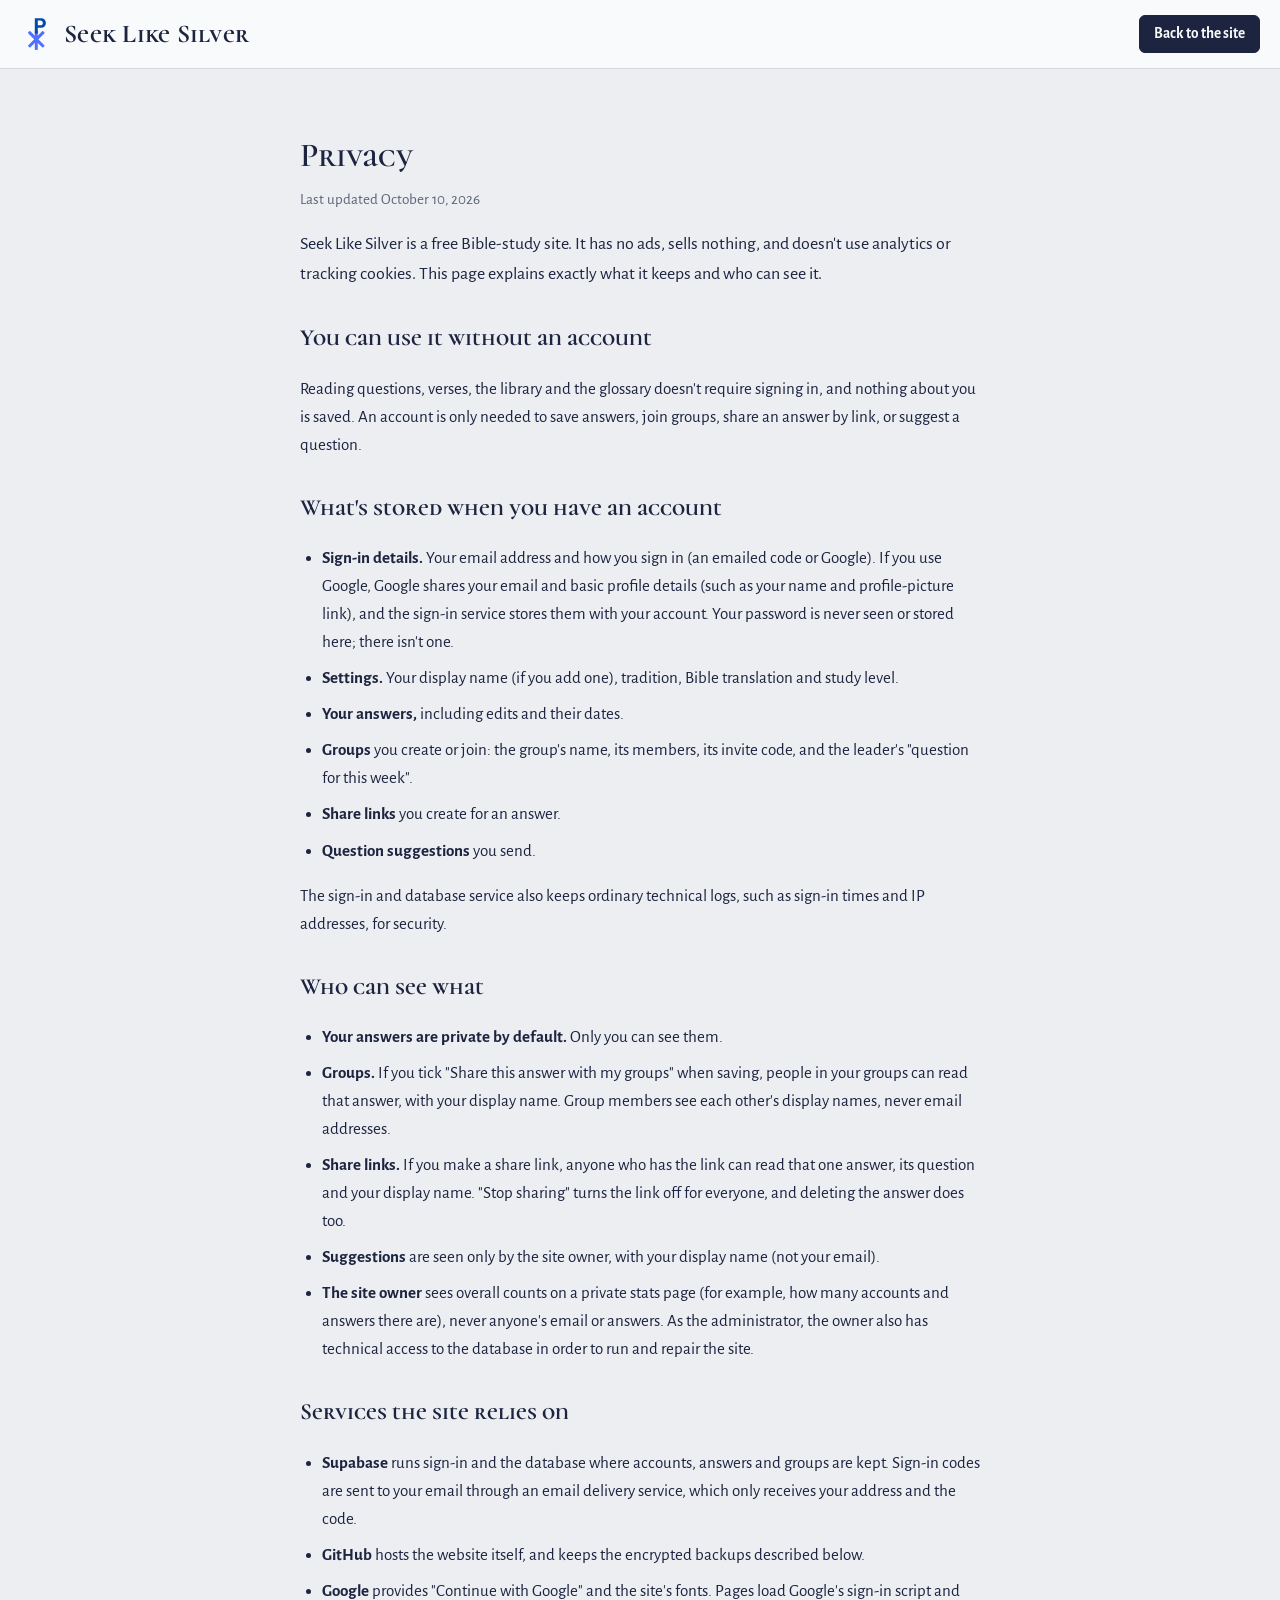
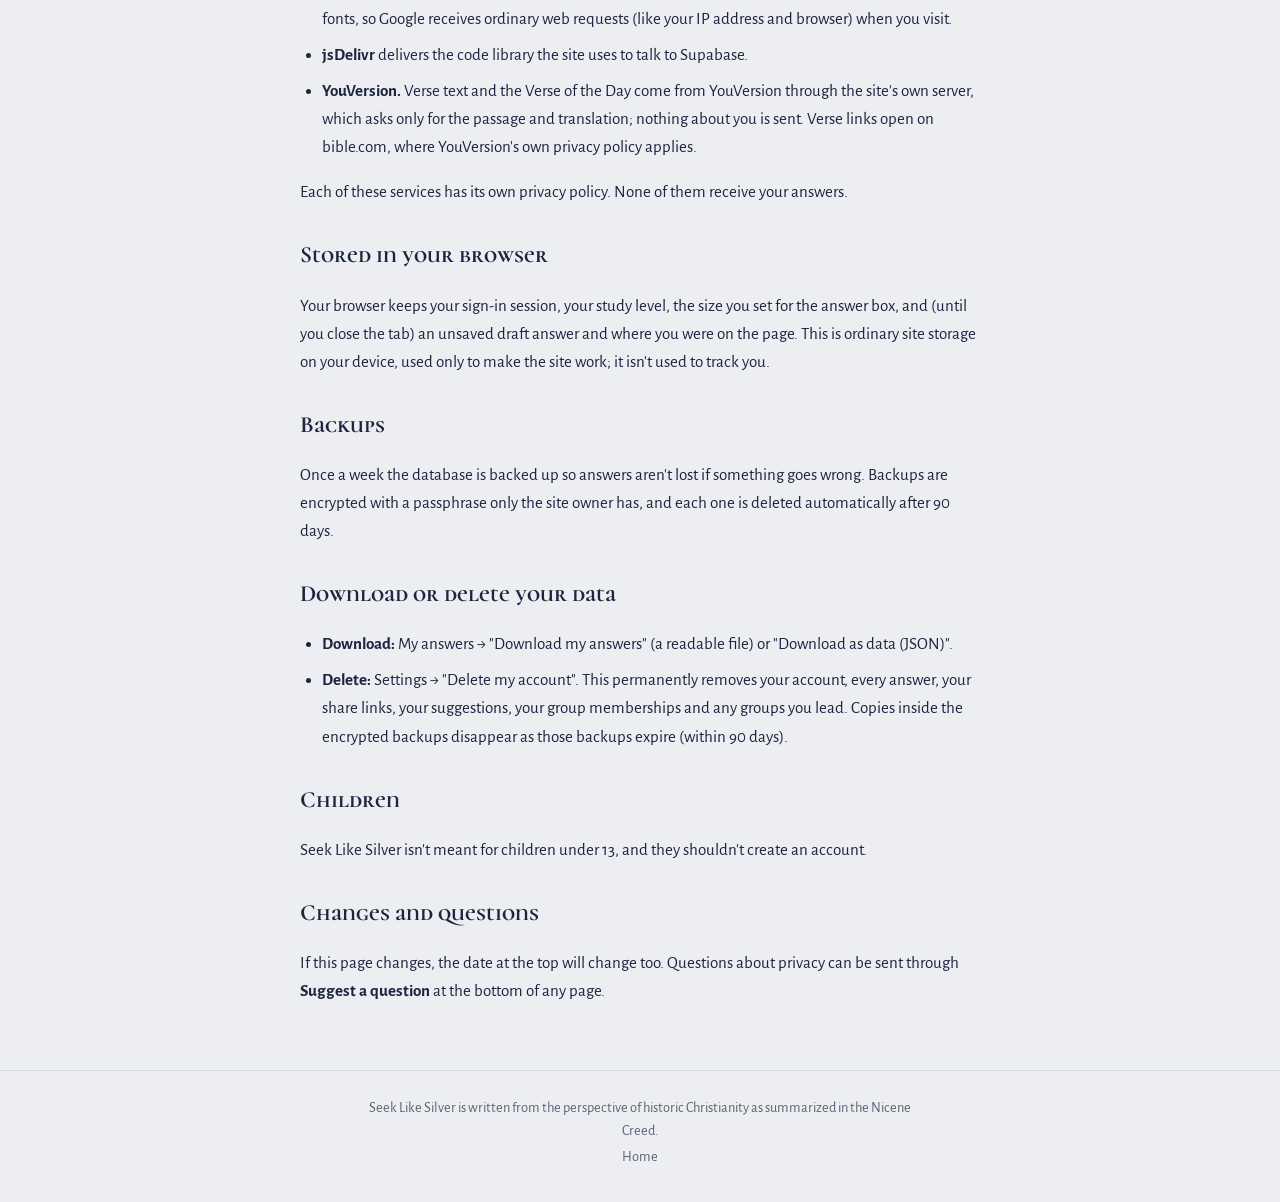
<file: privacy.html>
<!doctype html>
<html lang="en">
<head>
  <meta charset="utf-8">
  <meta name="viewport" content="width=device-width, initial-scale=1">
  <title>Privacy · Seek Like Silver</title>
  <meta name="description" content="What Seek Like Silver stores, who can see it, and how to download or delete it.">
  <link rel="icon" href="/logo.svg" type="image/svg+xml">
  <link rel="apple-touch-icon" href="/apple-touch-icon.png">
  <link rel="manifest" href="/site.webmanifest">
  <link rel="preconnect" href="https://fonts.googleapis.com">
  <link rel="preconnect" href="https://fonts.gstatic.com" crossorigin>
  <link href="https://fonts.googleapis.com/css2?family=Alegreya:ital,wght@0,400;0,500;0,600;1,400&family=Alegreya+Sans:wght@400;500;700&family=Cormorant+Unicase:wght@500;600;700&display=swap" rel="stylesheet">
  <link rel="stylesheet" href="styles.css">
</head>
<body class="doc-page">
  <header class="site-header">
    <a href="./" class="brand">
      <img class="brand-logo" src="logo.svg" alt="" width="34" height="34">
      <span>Seek Like Silver</span>
    </a>
    <nav class="nav" aria-label="Main">
      <a class="btn btn-small" href="./">Back to the site</a>
    </nav>
  </header>

  <main class="doc">
    <h1 class="section-title">Privacy</h1>
    <p class="doc-updated">Last updated October 10, 2026</p>

    <p class="doc-lead">Seek Like Silver is a free Bible-study site. It has no ads, sells nothing, and doesn't use analytics or tracking cookies. This page explains exactly what it keeps and who can see it.</p>

    <h2>You can use it without an account</h2>
    <p>Reading questions, verses, the library and the glossary doesn't require signing in, and nothing about you is saved. An account is only needed to save answers, join groups, share an answer by link, or suggest a question.</p>

    <h2>What's stored when you have an account</h2>
    <ul>
      <li><strong>Sign-in details.</strong> Your email address and how you sign in (an emailed code or Google). If you use Google, Google shares your email and basic profile details (such as your name and profile-picture link), and the sign-in service stores them with your account. Your password is never seen or stored here; there isn't one.</li>
      <li><strong>Settings.</strong> Your display name (if you add one), tradition, Bible translation and study level.</li>
      <li><strong>Your answers,</strong> including edits and their dates.</li>
      <li><strong>Groups</strong> you create or join: the group's name, its members, its invite code, and the leader's "question for this week".</li>
      <li><strong>Share links</strong> you create for an answer.</li>
      <li><strong>Question suggestions</strong> you send.</li>
    </ul>
    <p>The sign-in and database service also keeps ordinary technical logs, such as sign-in times and IP addresses, for security.</p>

    <h2>Who can see what</h2>
    <ul>
      <li><strong>Your answers are private by default.</strong> Only you can see them.</li>
      <li><strong>Groups.</strong> If you tick "Share this answer with my groups" when saving, people in your groups can read that answer, with your display name. Group members see each other's display names, never email addresses.</li>
      <li><strong>Share links.</strong> If you make a share link, anyone who has the link can read that one answer, its question and your display name. "Stop sharing" turns the link off for everyone, and deleting the answer does too.</li>
      <li><strong>Suggestions</strong> are seen only by the site owner, with your display name (not your email).</li>
      <li><strong>The site owner</strong> sees overall counts on a private stats page (for example, how many accounts and answers there are), never anyone's email or answers. As the administrator, the owner also has technical access to the database in order to run and repair the site.</li>
    </ul>

    <h2>Services the site relies on</h2>
    <ul>
      <li><strong>Supabase</strong> runs sign-in and the database where accounts, answers and groups are kept. Sign-in codes are sent to your email through an email delivery service, which only receives your address and the code.</li>
      <li><strong>GitHub</strong> hosts the website itself, and keeps the encrypted backups described below.</li>
      <li><strong>Google</strong> provides "Continue with Google" and the site's fonts. Pages load Google's sign-in script and fonts, so Google receives ordinary web requests (like your IP address and browser) when you visit.</li>
      <li><strong>jsDelivr</strong> delivers the code library the site uses to talk to Supabase.</li>
      <li><strong>YouVersion.</strong> Verse text and the Verse of the Day come from YouVersion through the site's own server, which asks only for the passage and translation; nothing about you is sent. Verse links open on bible.com, where YouVersion's own privacy policy applies.</li>
    </ul>
    <p>Each of these services has its own privacy policy. None of them receive your answers.</p>

    <h2>Stored in your browser</h2>
    <p>Your browser keeps your sign-in session, your study level, the size you set for the answer box, and (until you close the tab) an unsaved draft answer and where you were on the page. This is ordinary site storage on your device, used only to make the site work; it isn't used to track you.</p>

    <h2>Backups</h2>
    <p>Once a week the database is backed up so answers aren't lost if something goes wrong. Backups are encrypted with a passphrase only the site owner has, and each one is deleted automatically after 90 days.</p>

    <h2>Download or delete your data</h2>
    <ul>
      <li><strong>Download:</strong> My answers → "Download my answers" (a readable file) or "Download as data (JSON)".</li>
      <li><strong>Delete:</strong> Settings → "Delete my account". This permanently removes your account, every answer, your share links, your suggestions, your group memberships and any groups you lead. Copies inside the encrypted backups disappear as those backups expire (within 90 days).</li>
    </ul>

    <h2>Children</h2>
    <p>Seek Like Silver isn't meant for children under 13, and they shouldn't create an account.</p>

    <h2>Changes and questions</h2>
    <p>If this page changes, the date at the top will change too. Questions about privacy can be sent through <strong>Suggest a question</strong> at the bottom of any page.</p>
  </main>

  <footer class="site-footer">
    <p>Seek Like Silver is written from the perspective of historic Christianity as summarized in the Nicene Creed.</p>
    <p class="footer-links"><a href="./">Home</a></p>
  </footer>
</body>
</html>
</file>
<file: styles.css>
/* Seek Like Silver
   Palette: early-church pigments. Malachite, yellow ochre and porphyry mark the
   three levels; lapis ink on silver limestone carries everything else.
   Type: Cormorant Unicase (after the uncial hands of the oldest Bible codices)
   for the name and headings, Alegreya for reading, Alegreya Sans for interface. */

:root {
  --bg: #eceef1;          /* silver limestone */
  --surface: #f9fafb;
  --ink: #1c2440;         /* lapis */
  --muted: #5b6377;
  --line: #d4d8df;
  --silver: #9aa3b3;
  --wash: #e2e5ea;
  --button: #1c2440;
  --button-ink: #f9fafb;
  --success: #2f7d5b;
  --error: #9e2433;

  /* Levels: pigment (fills/borders), deep (text on light), tint (soft backgrounds) */
  --beginner: #2f8a63;     --beginner-deep: #1f6447;    --beginner-tint: #dcefe5;
  --moderate: #d9a521;     --moderate-deep: #7d5a00;    --moderate-tint: #f7ebc7;
  --philosopher: #9e2433;  --philosopher-deep: #841c2a; --philosopher-tint: #f3dadd;
  --lapis: #34528f;        --lapis-deep: #24396a;       --lapis-tint: #dfe5f2;

  --radius: 6px;
  --display: "Cormorant Unicase", "Cormorant Garamond", Georgia, serif;
  --serif: "Alegreya", Georgia, "Times New Roman", serif;
  --sans: "Alegreya Sans", "Segoe UI", system-ui, sans-serif;
}

@media (prefers-color-scheme: dark) {
  :root {
    --bg: #121726;          /* lapis at night */
    --surface: #1a2033;
    --ink: #e7eaf1;
    --muted: #a3aabb;
    --line: #2d3550;
    --silver: #b8c0cf;
    --wash: #222a40;
    --button: #d9dee8;
    --button-ink: #121726;
    --success: #6fcf9e;
    --error: #f08a95;
    --beginner: #4fb68a;     --beginner-deep: #7fd3ad;    --beginner-tint: #183428;
    --moderate: #e5b93e;     --moderate-deep: #f0cd6b;    --moderate-tint: #3a3018;
    --philosopher: #d0505f;  --philosopher-deep: #f0919c; --philosopher-tint: #3b1d24;
    --lapis: #6f8fd6;        --lapis-deep: #a9bdf0;       --lapis-tint: #1e2a48;
  }
}

* { box-sizing: border-box; }
html, body { margin: 0; }

body {
  background: var(--bg);
  color: var(--ink);
  font-family: var(--sans);
  font-size: 17px;
  line-height: 1.55;
  min-height: 100vh;
  display: flex;
  flex-direction: column;
  -webkit-font-smoothing: antialiased;
}

main {
  flex: 1;
  width: 100%;
  max-width: 780px;
  margin: 0 auto;
  padding: 28px 16px 56px;
}

[hidden] { display: none !important; }

:focus-visible { outline: 2px solid var(--silver); outline-offset: 2px; }

a { color: inherit; }

/* ───────── Header ───────── */
.site-header {
  display: flex;
  align-items: center;
  justify-content: space-between;
  flex-wrap: wrap;
  gap: 10px 16px;
  padding: 14px 20px;
  border-bottom: 1px solid var(--line);
  background: var(--surface);
}
.brand {
  display: flex;
  align-items: center;
  gap: 10px;
  font-family: var(--display);
  font-size: 1.6rem;
  font-weight: 700;
  letter-spacing: 0.01em;
  color: var(--ink);
  text-decoration: none;
}
.brand-logo { width: 34px; height: 34px; flex: none; }
.nav { display: flex; align-items: center; gap: 2px; flex-wrap: wrap; }
.nav-link {
  background: none;
  border: none;
  color: var(--muted);
  font: inherit;
  font-size: 1rem;
  font-weight: 500;
  padding: 6px 10px;
  border-radius: var(--radius);
  cursor: pointer;
}
.nav-link:hover { color: var(--ink); }
.nav-link.active { color: var(--ink); box-shadow: inset 0 -2px 0 var(--ink); border-radius: 0; }

/* ───────── Buttons ───────── */
.btn {
  background: var(--button);
  color: var(--button-ink);
  border: 1px solid var(--button);
  border-radius: var(--radius);
  padding: 10px 18px;
  font: inherit;
  font-weight: 700;
  cursor: pointer;
}
.btn:hover { filter: brightness(1.15); }
.btn:disabled { opacity: 0.5; cursor: not-allowed; filter: none; }
.btn-small { padding: 6px 14px; font-size: 0.95rem; }
.btn-ghost { background: transparent; color: var(--ink); border-color: var(--line); }
.btn-full { width: 100%; margin-top: 10px; }
.btn-provider { background: var(--surface); color: var(--ink); border-color: var(--line); }
.link-button {
  background: none;
  border: none;
  color: var(--muted);
  font: inherit;
  cursor: pointer;
  padding: 4px 0;
}
.link-button:hover { color: var(--ink); text-decoration: underline; }

/* ───────── Home ───────── */
.hero { padding: 12px 0 8px; max-width: 34em; }
.hero-verse {
  font-family: var(--serif);
  font-style: italic;
  font-size: 1.5rem;
  line-height: 1.45;
  margin: 0;
}
.hero-ref { color: var(--muted); font-size: 0.95rem; margin: 10px 0 0; }
.hero-ref a { color: inherit; text-decoration-color: var(--silver); text-underline-offset: 3px; }
.hero-ref a:hover { color: var(--ink); text-decoration-color: currentColor; }
.hero-note { color: var(--muted); font-size: 0.78rem; margin: 4px 0 0; }
.hero-note:empty, .votd-note:empty { display: none; }

.votd {
  max-width: 34em;
  margin: 22px 0 0;
  padding: 14px 18px;
  background: var(--surface);
  border: 1px solid var(--line);
  border-left: 3px solid var(--silver);
  border-radius: 0 var(--radius) var(--radius) 0;
}
.votd-title {
  font-family: var(--sans);
  font-size: 0.78rem;
  font-weight: 600;
  letter-spacing: 0.08em;
  text-transform: uppercase;
  color: var(--muted);
  margin: 0 0 6px;
}
.votd-text { font-family: var(--serif); font-size: 1.12rem; line-height: 1.5; margin: 0; }
.votd-ref { margin: 8px 0 0; font-size: 0.92rem; }
.votd-ref a { color: var(--ink); text-decoration-color: var(--silver); text-underline-offset: 3px; }
.votd-ref a:hover { text-decoration-color: currentColor; }
.votd-note { color: var(--muted); font-size: 0.78rem; margin: 4px 0 0; }
.votd-credit { font-weight: 500; letter-spacing: 0.04em; }
.ref-fallback { color: var(--muted); font-size: 0.85em; }
.hero-note, .votd-note { white-space: nowrap; overflow: hidden; text-overflow: ellipsis; cursor: pointer; }
.hero-note.expanded, .votd-note.expanded { white-space: normal; }

.section-title {
  font-family: var(--display);
  font-size: 2.1rem;
  font-weight: 600;
  line-height: 1.15;
  margin: 36px 0 16px;
}

.levels { display: grid; gap: 14px; grid-template-columns: 1fr; }
@media (min-width: 700px) { .levels { grid-template-columns: repeat(3, 1fr); } }

.level-card {
  --pigment: var(--silver);
  --pigment-deep: var(--ink);
  position: relative;
  text-align: left;
  background: var(--surface);
  border: 1px solid var(--line);
  border-radius: var(--radius);
  padding: 0 20px 20px;
  cursor: pointer;
  font: inherit;
  color: inherit;
  display: flex;
  flex-direction: column;
  gap: 6px;
  overflow: hidden;
}
.level-card:hover, .level-card:focus-visible { border-color: var(--pigment); }
.level-card:hover .tesserae { opacity: 1; }
.level-beginner { --pigment: var(--beginner); --pigment-deep: var(--beginner-deep); }
.level-moderate { --pigment: var(--moderate); --pigment-deep: var(--moderate-deep); }
.level-philosopher { --pigment: var(--philosopher); --pigment-deep: var(--philosopher-deep); }

/* A strip of mosaic tesserae: small set stones with grout lines between them. */
.tesserae {
  display: block;
  height: 22px;
  margin: 0 -20px 14px;
  background-color: var(--pigment);
  background-image:
    linear-gradient(90deg, var(--surface) 2px, transparent 2px),
    linear-gradient(0deg, var(--surface) 2px, transparent 2px),
    linear-gradient(90deg, rgba(255,255,255,0.14) 50%, transparent 50%);
  background-size: 13px 11px, 13px 11px, 26px 11px;
  background-position: 0 0, 0 0, 6px 0;
  opacity: 0.9;
  transition: opacity 0.2s;
}
.level-name {
  font-family: var(--display);
  font-size: 1.75rem;
  font-weight: 700;
  line-height: 1.1;
  color: var(--pigment-deep);
}
.level-desc { color: var(--muted); }

/* ───────── Question ───────── */
#view-question { --pigment: var(--silver); --pigment-deep: var(--ink); --pigment-tint: var(--wash); }
#view-question[data-level="beginner"] { --pigment: var(--beginner); --pigment-deep: var(--beginner-deep); --pigment-tint: var(--beginner-tint); }
#view-question[data-level="moderate"] { --pigment: var(--moderate); --pigment-deep: var(--moderate-deep); --pigment-tint: var(--moderate-tint); }
#view-question[data-level="philosopher"] { --pigment: var(--philosopher); --pigment-deep: var(--philosopher-deep); --pigment-tint: var(--philosopher-tint); }

.question-top { display: flex; justify-content: space-between; align-items: center; margin-bottom: 14px; }
.level-pill {
  background: var(--pigment-tint);
  color: var(--pigment-deep);
  border: 1px solid var(--pigment);
  border-radius: 999px;
  padding: 2px 14px;
  font-family: var(--display);
  font-size: 1.05rem;
  font-weight: 700;
}
.question-card, .answer-card {
  background: var(--surface);
  border: 1px solid var(--line);
  border-radius: var(--radius);
  padding: 24px;
  margin-bottom: 16px;
}
.question-card { border-top: 4px solid var(--pigment); }
.question-text {
  font-family: var(--serif);
  font-size: 1.55rem;
  font-weight: 500;
  line-height: 1.35;
  margin: 0 0 22px;
  max-width: 34em;
}
.helps { display: grid; gap: 18px; grid-template-columns: 1fr; }
@media (min-width: 640px) { .helps { grid-template-columns: 1fr 1fr; } }
@media (min-width: 640px) { .help-wide { grid-column: 1 / -1; } }
.help-hint { margin: -4px 0 6px; font-size: 0.82rem; color: var(--muted); }
.help-block h3, .tradition-block h3 {
  font-family: var(--display);
  font-size: 1.2rem;
  font-weight: 700;
  margin: 0 0 6px;
}
.verse-list, .reading-list { margin: 0; padding-left: 20px; }
.verse-list li, .reading-list li { margin: 3px 0; }
.verse-list li::marker { color: var(--pigment); }
.reading-list li::marker { color: var(--silver); }
.verse-list a { color: var(--ink); text-decoration-color: var(--pigment); text-underline-offset: 3px; }
.verse-toggle {
  background: none;
  border: none;
  padding: 0 2px;
  font: inherit;
  font-size: 0.85rem;
  color: var(--muted);
  cursor: pointer;
  text-decoration: underline dotted;
  text-underline-offset: 3px;
}
.verse-toggle:hover { color: var(--ink); }
.verse-preview {
  margin: 8px 0 12px;
  padding: 12px 14px;
  background: var(--pigment-tint, var(--wash));
  border-left: 3px solid var(--pigment, var(--silver));
  border-radius: 0 var(--radius) var(--radius) 0;
  max-height: 18em;
  overflow-y: auto;
}
.verse-preview p { margin: 0; }
.verse-preview-text { font-family: var(--serif); font-size: 1.02rem; line-height: 1.6; white-space: pre-line; }
.verse-preview-source { margin-top: 8px !important; font-size: 0.88rem; font-weight: 700; color: var(--pigment-deep, var(--muted)); }
.verse-preview-copyright { margin-top: 4px !important; font-size: 0.78rem; color: var(--muted); }
.verse-preview-status { font-size: 0.92rem; color: var(--muted); }
.reading-list a { color: var(--ink); text-decoration-color: var(--silver); text-underline-offset: 3px; }
.reading-list a:hover { text-decoration-color: currentColor; }
.book-note { font-size: 0.85rem; color: var(--muted); }
.reading-list .work { font-family: var(--serif); font-style: italic; }
.tradition-block { border-top: 1px solid var(--line); margin-top: 20px; padding-top: 16px; }
.tradition-block h3 .muted { font-family: var(--sans); font-size: 0.95rem; font-weight: 400; }

.answer-label { display: block; font-family: var(--display); font-size: 1.25rem; font-weight: 700; margin-bottom: 8px; }
textarea, input, select {
  width: 100%;
  font: inherit;
  color: var(--ink);
  background: var(--bg);
  border: 1px solid var(--line);
  border-radius: var(--radius);
  padding: 12px;
}
textarea {
  font-family: var(--serif);
  font-size: 1.05rem;
  line-height: 1.6;
  resize: vertical;
  min-height: 200px;
}
textarea:focus, input:focus, select:focus { outline: 2px solid var(--silver); outline-offset: 1px; }
#view-question textarea:focus { outline-color: var(--pigment); }

.answer-actions {
  display: flex;
  justify-content: flex-end;
  align-items: center;
  gap: 10px;
  flex-wrap: wrap;
  margin-top: 12px;
}
.answer-actions .status { flex: 1 1 100%; text-align: left; }
.answer-actions .status:empty { display: none; }
@media (max-width: 480px) {
  .answer-actions .btn { flex: 1 1 0; padding: 10px 8px; }
}

.status { font-size: 0.95rem; color: var(--muted); }
.status.ok { color: var(--success); }
.status.err { color: var(--error); }
.muted { color: var(--muted); }

/* ───────── My answers ───────── */
.answers-list { display: grid; gap: 12px; }
.saved-answer {
  background: var(--surface);
  border: 1px solid var(--line);
  border-left: 4px solid var(--silver);
  border-radius: var(--radius);
  padding: 18px 20px;
}
.saved-answer:has(.level-beginner) { border-left-color: var(--beginner); }
.saved-answer:has(.level-moderate) { border-left-color: var(--moderate); }
.saved-answer:has(.level-philosopher) { border-left-color: var(--philosopher); }
.saved-answer .meta { font-size: 0.9rem; font-weight: 700; color: var(--muted); }
.saved-answer .meta.level-beginner { color: var(--beginner-deep); }
.saved-answer .meta.level-moderate { color: var(--moderate-deep); }
.saved-answer .meta.level-philosopher { color: var(--philosopher-deep); }
.saved-answer h3 { font-family: var(--serif); font-size: 1.2rem; font-weight: 500; margin: 6px 0 8px; line-height: 1.35; }
.saved-answer .body { font-family: var(--serif); white-space: pre-wrap; margin: 0 0 10px; }
.saved-answer .row { display: flex; gap: 16px; }

/* ───────── Library ───────── */
.library-intro { color: var(--muted); max-width: 36em; margin: 0 0 8px; }
.library-heading { font-family: var(--display); font-size: 1.5rem; font-weight: 700; margin: 28px 0 10px; }
.library-list {
  list-style: none;
  margin: 0;
  padding: 0;
  background: var(--surface);
  border: 1px solid var(--line);
  border-radius: var(--radius);
}
.library-item {
  display: grid;
  grid-template-columns: 1fr auto;
  gap: 2px 16px;
  padding: 12px 18px;
  border-top: 1px solid var(--line);
}
.library-item:first-child { border-top: none; }
.library-work { font-family: var(--serif); font-style: italic; font-size: 1.05rem; grid-column: 1; }
.library-who { color: var(--muted); font-size: 0.95rem; grid-column: 1; }
.library-link {
  grid-column: 2;
  grid-row: 1 / span 2;
  align-self: center;
  font-size: 0.95rem;
  font-weight: 700;
  color: var(--ink);
  text-underline-offset: 3px;
  text-align: right;
}
.library-note { grid-column: 1 / -1; font-size: 0.85rem; color: var(--muted); }
@media (max-width: 560px) {
  .library-item { grid-template-columns: 1fr; }
  .library-link { grid-column: 1; grid-row: auto; text-align: left; margin-top: 4px; }
}

/* ───────── Settings ───────── */
.settings-form {
  display: grid;
  gap: 18px;
  background: var(--surface);
  border: 1px solid var(--line);
  border-radius: var(--radius);
  padding: 24px;
}
.settings-form label { display: grid; gap: 6px; font-weight: 700; }

.settings-panel {
  background: var(--surface);
  border: 1px solid var(--line);
  border-radius: var(--radius);
  padding: 24px;
  margin-top: 16px;
}
.panel-title { font-family: var(--display); font-size: 1.5rem; font-weight: 700; margin: 0 0 4px; }
.settings-panel > .muted { margin: 0 0 14px; max-width: 36em; }
.method-list { list-style: none; margin: 0; padding: 0; border-top: 1px solid var(--line); }
.method {
  display: flex;
  align-items: center;
  justify-content: space-between;
  gap: 12px;
  flex-wrap: wrap;
  padding: 12px 0;
  border-bottom: 1px solid var(--line);
}
.method-name { font-weight: 700; }
.method-detail { display: block; color: var(--muted); font-size: 0.92rem; overflow-wrap: anywhere; }
.method-state { font-size: 0.92rem; color: var(--success); font-weight: 700; }
.method-actions { display: flex; align-items: center; gap: 12px; }
.google-btn-inline { min-height: 40px; display: flex; align-items: center; }
.merge-offer {
  margin-top: 12px;
  padding: 14px 16px;
  background: var(--moderate-tint);
  border-left: 3px solid var(--moderate);
  border-radius: 0 var(--radius) var(--radius) 0;
}
.merge-offer p { margin: 0 0 10px; }
.merge-offer .link-button { margin-left: 12px; }
.method-note { color: var(--muted); font-size: 0.92rem; margin: 12px 0 0; }
.mfa-steps { margin: 4px 0 8px; padding-left: 22px; }
.mfa-steps li { margin: 6px 0; }
.mfa-qr { display: block; margin: 10px 0 6px; background: #fff; padding: 8px; border-radius: var(--radius); border: 1px solid var(--line); }
.mfa-secret-line { display: block; font-size: 0.9rem; color: var(--muted); }
.mfa-secret-line code { font-size: 0.85rem; color: var(--ink); overflow-wrap: anywhere; }

/* ───────── Sign-in dialog ───────── */
.dialog {
  border: 1px solid var(--line);
  border-radius: var(--radius);
  background: var(--surface);
  color: var(--ink);
  padding: 20px 24px 26px;
  width: min(420px, calc(100vw - 32px));
}
.dialog::backdrop { background: rgba(12, 16, 30, 0.55); }
.dialog h2 { font-family: var(--display); font-size: 2rem; font-weight: 700; margin: 0; }
.dialog-close-row { display: flex; justify-content: flex-end; margin: -8px -6px 0 0; }
.divider { display: flex; align-items: center; gap: 10px; color: var(--muted); font-size: 0.9rem; margin: 18px 0 4px; }
.divider::before, .divider::after { content: ""; flex: 1; border-top: 1px solid var(--line); }
.email-form { display: grid; gap: 4px; margin-top: 8px; }

.google-btn { display: flex; justify-content: center; margin-top: 14px; min-height: 44px; }

.otp { display: flex; gap: 8px; justify-content: center; margin: 12px 0 4px; }
.otp-box {
  width: 44px;
  height: 54px;
  padding: 0;
  text-align: center;
  font-family: var(--sans);
  font-size: 1.5rem;
  font-weight: 700;
  font-variant-numeric: tabular-nums;
}
.otp-box:disabled { opacity: 0.6; }
@media (max-width: 380px) { .otp { gap: 5px; } .otp-box { width: 38px; height: 48px; } }

/* ───────── Footer ───────── */
.site-footer {
  color: var(--muted);
  font-size: 0.9rem;
  padding: 22px 16px 30px;
  border-top: 1px solid var(--line);
  text-align: center;
}
.site-footer p { margin: 4px auto; max-width: 40em; }

@media (prefers-reduced-motion: reduce) {
  * { transition: none !important; }
}

/* ───────── Browse ───────── */
.browse { margin-top: 8px; }
.browse-title { font-size: 1.6rem; margin-top: 40px; }
.chips { display: grid; gap: 12px; grid-template-columns: repeat(2, 1fr); margin: 0 0 18px; }
@media (min-width: 640px) { .chips { grid-template-columns: repeat(3, 1fr); } }
.topic-card {
  --pigment: var(--lapis);
  --pigment-deep: var(--lapis-deep);
  position: relative;
  text-align: left;
  background: var(--surface);
  border: 1px solid var(--line);
  border-radius: var(--radius);
  padding: 0 16px 14px;
  cursor: pointer;
  font: inherit;
  color: inherit;
  display: flex;
  flex-direction: column;
  gap: 4px;
  overflow: hidden;
}
/* Each topic has its own mosaic color (evenly spaced around the color wheel). */
.topic-god { --pigment: hsl(225 52% 42%); --pigment-deep: hsl(225 55% 28%); }
.topic-christ { --pigment: hsl(335 52% 42%); --pigment-deep: hsl(335 55% 28%); }
.topic-spirit { --pigment: hsl(28 52% 42%); --pigment-deep: hsl(28 55% 28%); }
.topic-creation { --pigment: hsl(85 52% 42%); --pigment-deep: hsl(85 55% 28%); }
.topic-sin { --pigment: hsl(0 52% 42%); --pigment-deep: hsl(0 55% 28%); }
.topic-salvation { --pigment: hsl(290 52% 42%); --pigment-deep: hsl(290 55% 28%); }
.topic-covenant { --pigment: hsl(50 52% 42%); --pigment-deep: hsl(50 55% 28%); }
.topic-scripture { --pigment: hsl(258 52% 42%); --pigment-deep: hsl(258 55% 28%); }
.topic-church { --pigment: hsl(170 52% 42%); --pigment-deep: hsl(170 55% 28%); }
.topic-life { --pigment: hsl(200 52% 42%); --pigment-deep: hsl(200 55% 28%); }
.topic-hope { --pigment: hsl(130 52% 42%); --pigment-deep: hsl(130 55% 28%); }
@media (prefers-color-scheme: dark) {
  .topic-god { --pigment: hsl(225 55% 62%); --pigment-deep: hsl(225 70% 80%); }
  .topic-christ { --pigment: hsl(335 55% 62%); --pigment-deep: hsl(335 70% 80%); }
  .topic-spirit { --pigment: hsl(28 55% 62%); --pigment-deep: hsl(28 70% 80%); }
  .topic-creation { --pigment: hsl(85 55% 62%); --pigment-deep: hsl(85 70% 80%); }
  .topic-sin { --pigment: hsl(0 55% 62%); --pigment-deep: hsl(0 70% 80%); }
  .topic-salvation { --pigment: hsl(290 55% 62%); --pigment-deep: hsl(290 70% 80%); }
  .topic-covenant { --pigment: hsl(50 55% 62%); --pigment-deep: hsl(50 70% 80%); }
  .topic-scripture { --pigment: hsl(258 55% 62%); --pigment-deep: hsl(258 70% 80%); }
  .topic-church { --pigment: hsl(170 55% 62%); --pigment-deep: hsl(170 70% 80%); }
  .topic-life { --pigment: hsl(200 55% 62%); --pigment-deep: hsl(200 70% 80%); }
  .topic-hope { --pigment: hsl(130 55% 62%); --pigment-deep: hsl(130 70% 80%); }
}
.topic-card .tesserae { height: 14px; margin: 0 -16px 10px; }
.topic-card:hover, .topic-card:focus-visible { border-color: var(--pigment); }
.topic-card:hover .tesserae { opacity: 1; }
.topic-name { font-family: var(--display); font-size: 1.3rem; font-weight: 700; line-height: 1.1; color: var(--pigment-deep); }
.topic-desc { color: var(--muted); font-size: 0.92rem; line-height: 1.4; }
.topic-count { margin-top: auto; padding-top: 4px; font-size: 0.8rem; font-weight: 700; letter-spacing: 0.04em; text-transform: uppercase; color: var(--muted); }
.topic-pill {
  color: var(--pigment-deep); border: 1px solid var(--pigment); border-radius: 999px;
  padding: 2px 12px; font-size: 0.9rem; font-weight: 500; white-space: nowrap;
}
@media (max-width: 420px) {
  .topic-card { padding: 0 12px 12px; }
  .topic-card .tesserae { margin: 0 -12px 8px; }
  .topic-name { font-size: 1.12rem; }
  .topic-desc { font-size: 0.85rem; }
}
/* ───────── Question extras ───────── */
.question-tools { display: flex; align-items: center; gap: 14px; flex-wrap: wrap; justify-content: flex-end; }
.question-top { gap: 10px; flex-wrap: wrap; }
.fathers-block { border-top: 1px solid var(--line); margin-top: 20px; padding-top: 16px; }
.fathers-block h3 { font-family: var(--display); font-size: 1.2rem; font-weight: 700; margin: 0 0 6px; }
.fathers-list li { margin: 6px 0; }
.fathers-list a { color: var(--ink); text-decoration-color: var(--silver); text-underline-offset: 3px; }
.fathers-list a:hover { text-decoration-color: currentColor; }
.father-about { display: block; font-size: 0.88rem; color: var(--muted); }
.fathers-list { list-style: none; margin: 0; padding: 0; }
.fathers-list li.father { margin: 0; padding: 14px 0; border-top: 1px dashed var(--line); }
.fathers-list li.father:first-child { border-top: none; padding-top: 6px; }
.father-head { margin: 0 0 2px; }
.father-who { font-weight: 700; }
.fathers-list .work { font-family: var(--serif); font-style: italic; }
.father-summary { margin: 0 0 8px; color: var(--muted); font-size: 0.95rem; }
.father-quote {
  margin: 0 0 8px; padding: 6px 0 6px 16px;
  border-left: 3px solid var(--pigment, var(--silver));
  font-family: var(--serif); font-size: 1.04rem; line-height: 1.6; color: var(--ink);
}
.fathers-list a.father-source { font-size: 0.88rem; color: var(--muted); text-decoration: none; background: none; }
.fathers-list a.father-source:hover, .fathers-list a.father-source:focus-visible { color: var(--ink); }
.father-source .icon { transition: transform 0.2s cubic-bezier(.2,.8,.2,1); }
.father-source:hover .icon { transform: translateX(3px); }
@media print { .father-source { display: none; } .father-quote { break-inside: avoid; } }
.print-notes { display: none; }

.term {
  font: inherit; color: inherit; background: none; border: 0; padding: 0; margin: 0; cursor: help;
  text-decoration: underline dotted; text-decoration-color: var(--pigment, var(--silver));
  text-decoration-thickness: 2px; text-underline-offset: 4px;
}
.term-glue { white-space: nowrap; }
.term[aria-expanded="true"] { background: var(--pigment-tint, var(--wash)); border-radius: 3px; }
.term-pop {
  position: absolute; z-index: 50;
  background: var(--surface); color: var(--ink);
  border: 1px solid var(--line); border-radius: var(--radius);
  box-shadow: 0 8px 24px rgba(10, 14, 30, 0.18);
  padding: 10px 12px; font-size: 0.95rem; line-height: 1.45;
}
.term-pop strong { display: block; font-family: var(--display); font-size: 1.05rem; margin-bottom: 2px; }

.my-answers { margin-bottom: 18px; }
.answer-history { list-style: none; margin: 0; padding: 0; display: grid; gap: 10px; }
.answer-history > li { border-left: 3px solid var(--line); padding-left: 12px; }
.answer-history > li.editing { border-left-color: var(--pigment); }
.answer-entry-head { display: flex; flex-wrap: wrap; align-items: center; gap: 4px 12px; font-size: 0.9rem; color: var(--muted); }
.answer-entry .body { margin: 4px 0 0; white-space: pre-wrap; overflow-wrap: anywhere; }
.answer-entry + .answer-entry { margin-top: 12px; padding-top: 12px; border-top: 1px dashed var(--line); }
.shared-tag { font-size: 0.78rem; font-weight: 700; color: var(--success); }
.share-check { display: flex; align-items: center; gap: 8px; margin-top: 10px; font-size: 0.95rem; cursor: pointer; }
.share-check input { width: 18px; height: 18px; accent-color: var(--pigment, var(--ink)); }
.group-answers { margin-top: 16px; }
.group-answers .answers-list { margin-top: 10px; }

/* ───────── Export, delete ───────── */
.export-row { display: flex; flex-wrap: wrap; align-items: center; gap: 10px 16px; margin: 8px 0 14px; }
.danger-title { font-family: var(--display); font-size: 1.2rem; font-weight: 700; margin: 22px 0 4px; color: var(--error); }
.delete-confirm { display: grid; gap: 4px; max-width: 18em; margin-top: 8px; font-size: 0.95rem; }
.delete-confirm input {
  font: inherit; color: var(--ink); background: var(--surface);
  border: 1px solid var(--line); border-radius: var(--radius); padding: 8px 10px;
}
.btn-danger { background: var(--error); border-color: var(--error); color: #fff; }
.btn-danger:disabled { opacity: 0.45; cursor: not-allowed; }

/* ───────── Groups ───────── */
.notice { background: var(--wash); border-radius: var(--radius); padding: 10px 12px; margin: 0 0 12px; }
.groups-forms { display: grid; gap: 14px; grid-template-columns: 1fr; margin: 12px 0 6px; }
@media (min-width: 640px) { .groups-forms { grid-template-columns: 1fr 1fr; } }
.inline-form { display: flex; gap: 8px; align-items: end; }
.inline-form label { flex: 1; display: grid; gap: 4px; font-size: 0.95rem; color: var(--muted); }
.inline-form input {
  font: inherit; color: var(--ink); background: var(--surface);
  border: 1px solid var(--line); border-radius: var(--radius); padding: 8px 10px; width: 100%;
}
.groups-list { display: grid; gap: 14px; margin-top: 12px; }
.group-card { background: var(--surface); border: 1px solid var(--line); border-radius: var(--radius); padding: 16px 18px; }
.group-invite { margin: 4px 0 10px; }
.group-invite code { font-size: 1.05rem; letter-spacing: 0.08em; background: var(--wash); padding: 2px 6px; border-radius: 4px; }
.group-sub { font-size: 0.85rem; text-transform: uppercase; letter-spacing: 0.06em; color: var(--muted); margin: 8px 0 4px; }
.member-list { margin: 0 0 12px; padding-left: 20px; }
.group-feed { display: grid; gap: 12px; margin-top: 10px; }
.feed-item { border-top: 1px solid var(--line); padding-top: 10px; }
.feed-question { font-family: var(--serif); text-align: left; font-size: 1rem; color: var(--ink); }
.group-top { display: flex; align-items: flex-start; justify-content: space-between; gap: 12px; }
.group-top .panel-title { margin-bottom: 4px; }
.group-actions { display: flex; flex-wrap: wrap; gap: 2px; justify-content: flex-end; margin-top: -4px; }

/* ───────── Glossary ───────── */
.glossary-list { margin: 8px 0 0; display: grid; gap: 2px 0; }
.glossary-list dt { font-weight: 700; margin-top: 10px; }
.glossary-list dd { margin: 0; color: var(--muted); max-width: 40em; }

/* ───────── Printing a question for a group ───────── */
@media print {
  :root { --bg: #fff; --surface: #fff; --ink: #000; --muted: #333; --line: #999; }
  body { background: #fff; font-size: 12pt; }
  .site-header, .site-footer, .question-top .link-button, .answer-card, .verse-toggle, .verse-preview,
  .print-hide, .term-pop, dialog { display: none !important; }
  main { max-width: none; padding: 0; }
  .view:not(#view-question) { display: none !important; }
  .question-card { border: 0; box-shadow: none; padding: 0; }
  .question-top { margin-bottom: 6px; }
  .term { text-decoration: none; }
  a { color: #000; text-decoration: none; }
  .helps { grid-template-columns: 1fr 1fr; }
  .help-wide { grid-column: 1 / -1; }
  .print-notes { display: block; margin-top: 18px; }
  .print-notes h3 { font-family: var(--display); margin: 0 0 6px; }
  .print-lines { height: 3.2in; background: repeating-linear-gradient(to bottom, transparent 0, transparent 0.32in, #bbb 0.32in, #bbb calc(0.32in + 1px)); }
  .fathers-block, .tradition-block { break-inside: avoid; }
}

/* ───────── Answer editor (formatting) ───────── */
.rt-wrap { border: 1px solid var(--line); border-radius: var(--radius); background: var(--bg); }
.rt-wrap:focus-within { border-color: var(--pigment, var(--silver)); box-shadow: 0 0 0 1px var(--pigment, var(--silver)); }
.rt-toolbar {
  display: flex; flex-wrap: wrap; align-items: center; gap: 2px;
  padding: 6px; border-bottom: 1px solid var(--line); background: var(--surface);
  border-radius: var(--radius) var(--radius) 0 0;
}
.rt-btn {
  font: inherit; font-size: 1rem; line-height: 1; color: var(--ink);
  min-width: 34px; height: 34px; padding: 0 8px; border: 1px solid transparent; border-radius: 6px;
  background: transparent; cursor: pointer; display: inline-flex; align-items: center; justify-content: center; gap: 3px;
}
.rt-btn:hover { background: var(--wash); }
.rt-btn[aria-pressed="true"] { background: var(--pigment-tint, var(--wash)); border-color: var(--pigment, var(--silver)); color: var(--pigment-deep, var(--ink)); }
.rt-btn b, .rt-btn i, .rt-btn u, .rt-btn s { font-family: var(--serif); font-size: 1.05rem; }
.rt-a { font-weight: 700; text-decoration: underline; text-decoration-color: #b42318; text-decoration-thickness: 3px; text-underline-offset: 2px; }
.rt-hl { background: #fff3a3; color: #1c2440; padding: 0 3px; border-radius: 2px; font-weight: 700; }
.rt-caret { font-size: 0.7rem; color: var(--muted); }
.rt-x { font-size: 0.75rem; color: var(--error); margin-left: -1px; }
.rt-sep { width: 1px; height: 22px; background: var(--line); margin: 0 4px; }
.rt-group { position: relative; }
.rt-menu {
  position: absolute; top: calc(100% + 4px); left: 0; z-index: 20;
  display: flex; gap: 6px; padding: 8px; background: var(--surface);
  border: 1px solid var(--line); border-radius: var(--radius); box-shadow: 0 8px 24px rgba(10, 14, 30, 0.18);
}
.rt-swatch {
  width: 28px; height: 28px; border-radius: 50%; border: 2px solid var(--surface);
  box-shadow: 0 0 0 1px var(--line); cursor: pointer; padding: 0; font: inherit; font-weight: 700; color: var(--ink);
}
.rt-swatch:hover, .rt-swatch:focus-visible { box-shadow: 0 0 0 2px var(--ink); }
.rt-swatch.rt-none { background: var(--surface); }
.rt-swatch.c-red { background: #b42318; } .rt-swatch.c-blue { background: #2453a6; } .rt-swatch.c-green { background: #1f7a4d; }
.rt-swatch.c-gold { background: #8a5a00; } .rt-swatch.c-purple { background: #6b3fa0; }
.rt-swatch.hl-yellow { background: #fff3a3; } .rt-swatch.hl-green { background: #d4f5dc; }
.rt-swatch.hl-blue { background: #d6e6ff; } .rt-swatch.hl-pink { background: #ffd9e8; }

.answer-editor {
  height: 240px; min-height: 140px; overflow-y: auto; padding: 12px 14px;
  font-family: var(--serif); font-size: 1.05rem; line-height: 1.6; color: var(--ink);
  outline: none; overflow-wrap: anywhere;
}
.answer-editor.is-empty::before { content: attr(data-placeholder); color: var(--muted); pointer-events: none; }
.rt-grip {
  display: flex; justify-content: center; align-items: center; gap: 4px;
  height: 18px; cursor: ns-resize; touch-action: none; user-select: none;
  border-top: 1px solid var(--line); background: var(--surface); border-radius: 0 0 var(--radius) var(--radius);
}
.rt-grip span { width: 5px; height: 5px; border-radius: 50%; background: var(--silver); }
.rt-grip:hover span, .rt-grip.dragging span, .rt-grip:focus-visible span { background: var(--ink); }

/* Formatting inside answers (editor and saved answers) */
.answer-editor blockquote, .body blockquote { margin: 6px 0; padding: 2px 12px; border-left: 3px solid var(--silver); color: var(--muted); font-style: italic; }
.answer-editor ul, .answer-editor ol, .body ul, .body ol { margin: 4px 0; padding-left: 24px; }
.answer-editor p, .body p { margin: 0 0 6px; }
.body.rich { white-space: normal; }
.c-red { color: #b42318; } .c-blue { color: #2453a6; } .c-green { color: #1f7a4d; } .c-gold { color: #8a5a00; } .c-purple { color: #6b3fa0; }
.hl-yellow { background: #fff3a3; } .hl-green { background: #d4f5dc; } .hl-blue { background: #d6e6ff; } .hl-pink { background: #ffd9e8; }
.hl-yellow, .hl-green, .hl-blue, .hl-pink { color: #1c2440; border-radius: 2px; padding: 0 1px; }
@media (prefers-color-scheme: dark) {
  .c-red { color: #f08a95; } .c-blue { color: #8fb1f2; } .c-green { color: #72d3a0; } .c-gold { color: #e8c169; } .c-purple { color: #c6a6ee; }
  .hl-yellow { background: #e9d46a; } .hl-green { background: #9fdcb2; } .hl-blue { background: #a9c7f5; } .hl-pink { background: #f2b3cc; }
  .hl-yellow, .hl-green, .hl-blue, .hl-pink { color: #121726; }
}
@media (prefers-color-scheme: dark) {
  /* While typing, the browser writes the light-mode colors inline; show them readably. */
  .answer-editor font[color="#b42318"] { color: #f08a95; } .answer-editor font[color="#2453a6"] { color: #8fb1f2; }
  .answer-editor font[color="#1f7a4d"] { color: #72d3a0; } .answer-editor font[color="#8a5a00"] { color: #e8c169; }
  .answer-editor font[color="#6b3fa0"] { color: #c6a6ee; }
  .answer-editor span[style*="background-color"] { color: #121726; }
}

/* ───────── Site stats ───────── */
.stat-tiles { display: grid; gap: 12px; grid-template-columns: repeat(2, 1fr); margin: 12px 0 18px; }
@media (min-width: 700px) { .stat-tiles { grid-template-columns: repeat(3, 1fr); } }
.stat-tile { background: var(--surface); border: 1px solid var(--line); border-radius: var(--radius); padding: 14px 16px; display: flex; flex-direction: column; gap: 2px; }
.stat-label { font-size: 0.8rem; font-weight: 700; letter-spacing: 0.06em; text-transform: uppercase; color: var(--muted); }
.stat-value { font-family: var(--display); font-size: 2.3rem; font-weight: 700; line-height: 1.1; font-variant-numeric: tabular-nums; }
.stat-sub { font-size: 0.85rem; color: var(--muted); }
.stat-panel { background: var(--surface); border: 1px solid var(--line); border-radius: var(--radius); padding: 16px 18px; margin-bottom: 14px; }
.stat-two { display: grid; gap: 14px; grid-template-columns: 1fr; }
@media (min-width: 700px) { .stat-two { grid-template-columns: 1fr 1fr; } .stat-two .stat-panel { margin-bottom: 0; } }
.week-chart { position: relative; margin-top: 8px; }
.week-chart svg { width: 100%; height: auto; display: block; }
.week-chart .grid { stroke: var(--line); stroke-width: 1; }
.week-chart .axis { fill: var(--muted); font-size: 11px; font-family: var(--sans); }
.week-chart .bar { fill: var(--lapis); }
.week-chart .hit { fill: transparent; cursor: default; outline: none; }
.week-chart .hit.on { fill: var(--wash); fill-opacity: 0.5; }
.chart-tip {
  position: absolute; top: 0; width: 170px; text-align: center; pointer-events: none;
  background: var(--ink); color: var(--bg); font-size: 0.85rem; border-radius: 6px; padding: 5px 8px;
}
.stat-table { margin-top: 10px; font-size: 0.92rem; }
.stat-table summary { cursor: pointer; color: var(--muted); }
.stat-table table { border-collapse: collapse; margin-top: 8px; }
.stat-table th, .stat-table td { text-align: left; padding: 3px 18px 3px 0; border-bottom: 1px solid var(--line); font-variant-numeric: tabular-nums; }
.level-bars { display: grid; gap: 10px; margin-top: 8px; }
.level-bar-row { display: grid; grid-template-columns: 6.5em 1fr 3em; align-items: center; gap: 10px; }
.level-bar-label { font-size: 0.95rem; }
.level-bar-track { height: 12px; background: var(--wash); border-radius: 0 4px 4px 0; overflow: hidden; }
.level-bar-fill { display: block; height: 100%; background: var(--pigment); border-radius: 0 4px 4px 0; }
.level-bar-row.level-beginner { --pigment: var(--beginner); }
.level-bar-row.level-moderate { --pigment: var(--moderate); }
.level-bar-row.level-philosopher { --pigment: var(--philosopher); }
.level-bar-value { text-align: right; font-variant-numeric: tabular-nums; }
.top-questions { margin: 8px 0 0; padding-left: 20px; display: grid; gap: 8px; }
.top-questions .feed-question { display: block; text-align: left; }
.top-questions li::marker { font-family: var(--serif); }
@media (max-width: 560px) { .week-chart .axis { font-size: 16px; } }

/* ───────── Study level ───────── */
.visually-hidden { position: absolute; width: 1px; height: 1px; overflow: hidden; clip: rect(0 0 0 0); white-space: nowrap; }
.field-hint { font-weight: 400; font-size: 0.88rem; color: var(--muted); }
.home-level-note { margin: -8px 0 12px; font-size: 0.95rem; }
.levels.single { grid-template-columns: 1fr; max-width: 420px; }
select.level-pill {
  appearance: none; -webkit-appearance: none; cursor: pointer;
  padding: 2px 30px 2px 14px; line-height: 1.5;
  background-image: linear-gradient(45deg, transparent 50%, currentColor 50%), linear-gradient(135deg, currentColor 50%, transparent 50%);
  background-position: calc(100% - 15px) 55%, calc(100% - 10px) 55%;
  background-size: 5px 5px, 5px 5px;
  background-repeat: no-repeat;
  background-color: var(--pigment-tint);
}
select.level-pill:focus-visible { outline: 2px solid var(--pigment); outline-offset: 2px; }
.level-dialog h2 { margin-bottom: 4px; }
.level-choices { display: grid; gap: 10px; margin: 14px 0 10px; }
.level-choice {
  --pigment: var(--silver); --pigment-deep: var(--ink);
  font: inherit; color: var(--ink); text-align: left; cursor: pointer;
  display: flex; justify-content: space-between; align-items: baseline; gap: 12px;
  background: var(--surface); border: 1px solid var(--line); border-left: 6px solid var(--pigment);
  border-radius: 0 var(--radius) var(--radius) 0; padding: 12px 14px;
}
.level-choice:hover:not(:disabled), .level-choice:focus-visible { border-color: var(--pigment); background: var(--pigment-tint); }
.level-choice:disabled { opacity: 0.5; cursor: not-allowed; }
.level-choice.level-beginner { --pigment: var(--beginner); --pigment-deep: var(--beginner-deep); --pigment-tint: var(--beginner-tint); }
.level-choice.level-moderate { --pigment: var(--moderate); --pigment-deep: var(--moderate-deep); --pigment-tint: var(--moderate-tint); }
.level-choice.level-philosopher { --pigment: var(--philosopher); --pigment-deep: var(--philosopher-deep); --pigment-tint: var(--philosopher-tint); }
.level-choice-name { font-family: var(--display); font-size: 1.4rem; font-weight: 700; color: var(--pigment-deep); }
.level-choice-count { font-size: 0.88rem; color: var(--muted); }
.level-dialog-hint { font-size: 0.9rem; margin: 0; }

/* ───────── Motion: smoother hovers ───────── */
:root { --ease-out: cubic-bezier(0.22, 1, 0.36, 1); }

/* Dotted words: the underline fills in, then the definition glides in. */
.term {
  text-decoration: none;
  background-image:
    linear-gradient(var(--pigment, var(--silver)), var(--pigment, var(--silver))),
    radial-gradient(circle, var(--pigment, var(--silver)) 1px, transparent 1.5px);
  background-size: 0% 2px, 6px 2px;
  background-position: 0 100%, 0 100%;
  background-repeat: no-repeat, repeat-x;
  padding-bottom: 3px;
  transition: background-size 0.35s var(--ease-out), background-color 0.25s ease, color 0.25s ease;
  border-radius: 3px;
}
.term:hover, .term:focus-visible, .term[aria-expanded="true"] {
  background-size: 100% 2px, 6px 2px;
  background-color: var(--pigment-tint, var(--wash));
  color: var(--pigment-deep, var(--ink));
}
.term-pop {
  opacity: 0;
  transform: translateY(-6px) scale(0.97);
  transform-origin: var(--arrow-x, 50%) top;
  transition: opacity 0.18s ease, transform 0.22s var(--ease-out);
  pointer-events: none;
  border-top: 3px solid var(--pigment, var(--silver));
}
.term-pop.above { transform: translateY(6px) scale(0.97); transform-origin: var(--arrow-x, 50%) bottom; }
.term-pop.show { opacity: 1; transform: none; pointer-events: auto; }
.term-pop::before {
  content: ""; position: absolute; top: -9px; left: calc(var(--arrow-x, 24px) - 6px);
  border: 6px solid transparent; border-bottom-color: var(--pigment, var(--silver));
}
.term-pop.above::before { top: auto; bottom: -12px; border-bottom-color: transparent; border-top-color: var(--line); }
.term-pop span { animation: pop-text 0.3s var(--ease-out) both; animation-delay: 0.05s; }
@keyframes pop-text { from { opacity: 0; transform: translateY(3px); } to { opacity: 1; transform: none; } }

/* Verse and book links: the underline sweeps in from the left. */
.verse-list a, .reading-list a, .fathers-list a, .hero-ref a, .votd-ref a {
  position: relative;
  text-decoration-color: transparent;
  background-image: linear-gradient(var(--pigment, var(--silver)), var(--pigment, var(--silver))), linear-gradient(var(--line), var(--line));
  background-size: 0% 2px, 100% 1px;
  background-position: 0 100%, 0 100%;
  background-repeat: no-repeat;
  padding-bottom: 1px;
  transition: background-size 0.35s var(--ease-out), color 0.2s ease;
}
.verse-list a:hover, .reading-list a:hover, .fathers-list a:hover, .hero-ref a:hover, .votd-ref a:hover,
.verse-list a:focus-visible, .reading-list a:focus-visible, .fathers-list a:focus-visible {
  background-size: 100% 2px, 100% 1px;
  color: var(--pigment-deep, var(--ink));
}
/* While you rest on a verse, a line fills across it: when it's full, the text opens. */
.verse-list a.warming { background-size: 100% 2px, 100% 1px; transition: background-size var(--warm-ms, 1.5s) linear, color 0.2s ease; }

/* Verse text slides open and closed. */
.verse-preview:not([hidden]) { animation: preview-in 0.32s var(--ease-out) both; transform-origin: top left; }
.verse-preview.closing { animation: preview-out 0.22s ease both; }
@keyframes preview-in { from { opacity: 0; transform: translateY(-6px); clip-path: inset(0 0 100% 0); } to { opacity: 1; transform: none; clip-path: inset(0 0 0 0); } }
@keyframes preview-out { from { opacity: 1; transform: none; clip-path: inset(0 0 0 0); } to { opacity: 0; transform: translateY(-4px); clip-path: inset(0 0 100% 0); } }
.verse-preview-text { animation: pop-text 0.4s var(--ease-out) both; }
.verse-toggle { transition: color 0.2s ease; }
.verse-toggle:hover { color: var(--pigment-deep, var(--ink)); }

/* Cards lift a little, and their mosaic catches the light. */
.level-card, .topic-card, .browse-item, .level-choice {
  transition: transform 0.25s var(--ease-out), box-shadow 0.25s var(--ease-out), border-color 0.2s ease, background-color 0.2s ease;
}
.level-card:hover, .topic-card:hover, .level-card:focus-visible, .topic-card:focus-visible {
  transform: translateY(-3px);
  box-shadow: 0 10px 24px -12px rgba(12, 18, 40, 0.35);
}
.level-choice:hover:not(:disabled) { transform: translateX(3px); }
.level-card:active, .topic-card:active { transform: translateY(-1px); transition-duration: 0.08s; }
.level-card .tesserae, .topic-card .tesserae { transition: opacity 0.25s ease, background-position 0.6s var(--ease-out); }
.level-card:hover .tesserae, .topic-card:hover .tesserae { background-position: 13px 0, 0 11px, 19px 0; }

/* Dialogs fade up. */
.dialog[open] { animation: dialog-in 0.28s var(--ease-out) both; }
.dialog[open]::backdrop { animation: backdrop-in 0.28s ease both; }
@keyframes dialog-in { from { opacity: 0; transform: translateY(10px) scale(0.98); } to { opacity: 1; transform: none; } }
@keyframes backdrop-in { from { opacity: 0; } to { opacity: 1; } }

@media (prefers-reduced-motion: reduce) {
  *, *::before, *::after { animation: none !important; transition: none !important; }
  .term-pop { transform: none; }
}
@media print { .verse-list a, .reading-list a, .fathers-list a { background: none; } }

/* ───────── Collapsible extras on a question ───────── */
.more-sections { margin-top: 18px; display: grid; gap: 0; }
.more-block { border-top: 1px solid var(--line); margin: 0 !important; padding: 0 !important; }
.more-block summary {
  list-style: none; cursor: pointer; user-select: none;
  display: flex; align-items: baseline; gap: 10px; padding: 12px 2px;
}
.more-block summary::-webkit-details-marker { display: none; }
.more-block summary::before {
  content: ""; flex: none; width: 8px; height: 8px; align-self: center;
  border-right: 2px solid var(--pigment, var(--silver)); border-bottom: 2px solid var(--pigment, var(--silver));
  transform: rotate(-45deg); transition: transform 0.25s var(--ease-out);
}
.more-block[open] summary::before { transform: rotate(45deg); }
.more-title { font-family: var(--display); font-size: 1.15rem; font-weight: 700; }
.more-count { font-size: 0.85rem; color: var(--muted); margin-left: auto; text-align: right;  white-space: nowrap;}
.more-block summary:hover .more-title { color: var(--pigment-deep, var(--ink)); }
.more-block summary:focus-visible { outline: 2px solid var(--pigment, var(--silver)); outline-offset: 2px; border-radius: 4px; }
.more-body { padding: 0 2px 14px 20px; }
.more-block[open] .more-body { animation: preview-in 0.3s var(--ease-out) both; }
@media print {
  .more-block summary::before, .more-count { display: none; }
  .more-body { padding-left: 0; }
}
@media print {
  /* Show folded sections on paper too (backup for browsers that skip beforeprint). */
  .more-block::details-content { content-visibility: visible; display: block; height: auto; }
}

/* ───────── All questions ───────── */
.all-questions-btn {
  width: 100%; margin-top: 4px; font: inherit; color: var(--ink); text-align: left; cursor: pointer;
  display: grid; grid-template-columns: 1fr auto; gap: 2px 16px; align-items: center;
  background: var(--surface); border: 1px solid var(--line); border-radius: var(--radius); padding: 14px 18px;
  transition: transform 0.25s var(--ease-out), box-shadow 0.25s var(--ease-out), border-color 0.2s ease;
}
.all-questions-btn:hover, .all-questions-btn:focus-visible { border-color: var(--silver); transform: translateY(-2px); box-shadow: 0 10px 24px -12px rgba(12, 18, 40, 0.35); }
.all-q-title { font-family: var(--display); font-size: 1.35rem; font-weight: 700; }
.all-q-desc { grid-column: 1; color: var(--muted); font-size: 0.95rem; }
.all-q-arrow { grid-row: 1 / span 2; grid-column: 2; font-size: 1.4rem; color: var(--muted); transition: transform 0.25s var(--ease-out); }
.all-questions-btn:hover .all-q-arrow { transform: translateX(4px); color: var(--ink); }
.all-level { --pigment: var(--silver); --pigment-deep: var(--ink); margin-top: 26px; }
.all-level.level-beginner { --pigment: var(--beginner); --pigment-deep: var(--beginner-deep); --pigment-tint: var(--beginner-tint); }
.all-level.level-moderate { --pigment: var(--moderate); --pigment-deep: var(--moderate-deep); --pigment-tint: var(--moderate-tint); }
.all-level.level-philosopher { --pigment: var(--philosopher); --pigment-deep: var(--philosopher-deep); --pigment-tint: var(--philosopher-tint); }
.all-level-title {
  position: relative; display: flex; align-items: baseline; gap: 12px; margin: 0 0 10px; padding-top: 18px;
  font-family: var(--display); font-size: 1.7rem; font-weight: 700; color: var(--pigment-deep);
}
.all-level-title .tesserae { position: absolute; top: 0; left: 0; right: 0; margin: 0; height: 10px; border-radius: 2px; }
.all-level-count { margin-left: auto; font-family: var(--sans); font-size: 0.85rem; font-weight: 400; color: var(--muted); }
.all-q-list { list-style: none; margin: 0; padding: 0; display: grid; gap: 8px; }
.all-q-item {
  width: 100%; font: inherit; color: var(--ink); text-align: left; cursor: pointer;
  display: grid; grid-template-columns: 3.6em 1fr auto; gap: 3px 12px;
  background: var(--surface); border: 1px solid var(--line); border-left: 4px solid var(--pigment);
  border-radius: 0 var(--radius) var(--radius) 0; padding: 10px 14px;
  transition: transform 0.2s var(--ease-out), border-color 0.2s ease, background-color 0.2s ease;
}
.all-q-item:hover, .all-q-item:focus-visible { border-color: var(--pigment); transform: translateX(3px); }
.all-q-prompt { font-family: var(--serif); font-size: 1.02rem; line-height: 1.4; }
.all-q-num {
  grid-row: 1 / span 2; align-self: start; justify-self: center; margin-top: 1px;
  min-width: 3.4em; height: 1.9em; padding: 0 6px; display: inline-flex; align-items: center; justify-content: center;
  border-radius: 999px; background: var(--pigment-tint, var(--wash)); color: var(--pigment-deep);
  font-family: var(--display); font-weight: 700; font-size: 0.95rem; font-variant-numeric: tabular-nums;
}
.all-q-prompt { grid-column: 2; }
.all-q-meta { grid-column: 2; font-size: 0.82rem; color: var(--muted); }
.all-q-done { grid-column: 3; grid-row: 1 / span 2; align-self: center; font-size: 0.8rem; font-weight: 700; color: var(--success); }
.mode-choice { --pigment: var(--lapis); --pigment-deep: var(--lapis-deep); --pigment-tint: var(--lapis-tint); }
.mode-choice .level-choice-count { text-align: right; }

.question-card { position: relative; }
.question-number {
  position: absolute; top: 14px; right: 16px;
  padding: 3px 10px; border-radius: 999px;
  background: var(--pigment-tint, var(--wash)); color: var(--pigment-deep, var(--ink));
  border: 1px solid var(--pigment, var(--line));
  font-family: var(--sans); font-size: 0.85rem; font-weight: 700; letter-spacing: 0.04em;
  font-variant-numeric: tabular-nums; cursor: default;
}
.question-text { padding-right: 64px; }
@media print { .question-number { top: 0; right: 0; border: 1px solid #000; background: none; color: #000; } }

/* Sign-in popups opened without the browser's top layer (so password managers work) */
.soft-backdrop { position: fixed; inset: 0; background: rgba(12, 16, 30, 0.55); z-index: 900; animation: backdrop-in 0.28s ease both; }
dialog.soft-modal[open] { position: fixed; inset: 0; margin: auto; height: fit-content; max-height: calc(100vh - 32px); overflow: auto; z-index: 901; }

/* All questions: search and sort */
.all-tools { display: flex; flex-wrap: wrap; gap: 10px 14px; align-items: end; margin: 10px 0 4px; }
.all-search { flex: 1 1 280px; position: relative; }
.search-icon { position: absolute; left: 14px; top: 50%; width: 18px; height: 18px; transform: translateY(-50%); color: var(--muted); pointer-events: none; }
.all-search input {
  width: 100%; font: inherit; font-size: 1.02rem; color: var(--ink); background: var(--surface);
  border: 1px solid var(--line); border-radius: 999px; padding: 10px 16px 10px 40px;
  transition: border-color 0.2s ease, box-shadow 0.2s ease;
}
.all-search input:focus { outline: none; border-color: var(--silver); box-shadow: 0 0 0 3px var(--wash); }
.all-sort { display: grid; gap: 4px; font-size: 0.9rem; color: var(--muted); }
.all-sort select { font: inherit; font-size: 0.98rem; color: var(--ink); background: var(--surface); border: 1px solid var(--line); border-radius: var(--radius); padding: 8px 10px; }
.all-count { margin: 6px 0 0; font-size: 0.92rem; }
.all-flat { margin-top: 18px; }
.all-q-item.level-beginner { --pigment: var(--beginner); --pigment-deep: var(--beginner-deep); --pigment-tint: var(--beginner-tint); }
.all-q-item.level-moderate { --pigment: var(--moderate); --pigment-deep: var(--moderate-deep); --pigment-tint: var(--moderate-tint); }
.all-q-item.level-philosopher { --pigment: var(--philosopher); --pigment-deep: var(--philosopher-deep); --pigment-tint: var(--philosopher-tint); }
mark.search-hit { background: var(--moderate-tint); color: inherit; border-radius: 2px; padding: 0 1px; box-shadow: inset 0 -2px 0 var(--moderate); }

/* Share an answer by link */
.share-controls { display: inline-flex; align-items: center; gap: 2px; }
.share-on { font-size: 0.78rem; font-weight: 700; color: var(--lapis-deep); background: var(--lapis-tint); border-radius: 999px; padding: 1px 9px; margin-right: 4px; white-space: nowrap; }
.entry-status { margin: 6px 0 0; font-size: 0.88rem; }
.shared-card { --pigment: var(--silver); --pigment-deep: var(--ink); --pigment-tint: var(--wash); }
.shared-card.level-beginner { --pigment: var(--beginner); --pigment-deep: var(--beginner-deep); --pigment-tint: var(--beginner-tint); }
.shared-card.level-moderate { --pigment: var(--moderate); --pigment-deep: var(--moderate-deep); --pigment-tint: var(--moderate-tint); }
.shared-card.level-philosopher { --pigment: var(--philosopher); --pigment-deep: var(--philosopher-deep); --pigment-tint: var(--philosopher-tint); }
.shared-level { margin: 0 0 6px; font-size: 0.85rem; font-weight: 700; color: var(--pigment-deep); letter-spacing: 0.03em; }
.shared-answer { margin-top: 16px; padding-top: 14px; border-top: 1px solid var(--line); }
.shared-by { margin: 0 0 6px; font-size: 0.9rem; color: var(--muted); }
.shared-answer .body { font-family: var(--serif); font-size: 1.06rem; line-height: 1.6; white-space: pre-wrap; }
.shared-answer .body.rich { white-space: normal; }
.shared-actions { margin-top: 16px; }

/* ───────── Icons and icon buttons ───────── */
.icon { width: 1.15em; height: 1.15em; flex: none; fill: none; stroke: currentColor; stroke-width: 2; stroke-linecap: round; stroke-linejoin: round; }
.with-icon { display: inline-flex; align-items: center; gap: 0.4em; }
.with-icon .icon { width: 1.05em; height: 1.05em; }
.link-button.with-icon:hover { text-decoration: none; }
.entry-actions { margin-left: auto; display: inline-flex; align-items: center; gap: 2px; }
.icon-btn {
  position: relative;
  display: inline-grid; place-items: center;
  width: 34px; height: 34px; padding: 0;
  border: none; border-radius: 9px;
  background: transparent; color: var(--muted);
  font: inherit; font-size: 1rem; cursor: pointer;
  transition: background-color 0.18s ease, color 0.18s ease, transform 0.18s cubic-bezier(.2,.8,.2,1);
}
.icon-btn .icon { width: 18px; height: 18px; transition: transform 0.22s cubic-bezier(.2,.8,.2,1); }
.icon-btn:hover, .icon-btn:focus-visible { background: var(--wash); color: var(--ink); }
.icon-btn:hover .icon { transform: scale(1.1); }
.icon-btn:active { transform: scale(0.92); }
.icon-btn:focus-visible { outline: 2px solid var(--lapis); outline-offset: 1px; }
.icon-btn:disabled { opacity: 0.45; cursor: progress; }
.icon-btn.icon-danger:hover, .icon-btn.icon-danger:focus-visible { color: var(--error); background: color-mix(in srgb, var(--error) 12%, transparent); }
.icon-btn.icon-flash { color: var(--success); }
/* Tooltip (the same words screen readers hear) */
.icon-btn[data-tip]::after {
  content: attr(data-tip);
  position: absolute; bottom: calc(100% + 6px); left: 50%;
  transform: translate(-50%, 4px);
  padding: 4px 9px; border-radius: 6px;
  background: var(--ink); color: var(--surface);
  font-size: 0.78rem; font-weight: 600; line-height: 1.3; white-space: nowrap;
  pointer-events: none; opacity: 0; z-index: 30;
  transition: opacity 0.15s ease, transform 0.15s ease;
}
.icon-btn[data-tip]:hover::after, .icon-btn[data-tip]:focus-visible::after, .icon-btn.icon-flash::after {
  opacity: 1; transform: translate(-50%, 0); transition-delay: 0.25s;
}
.icon-btn.icon-flash::after { transition-delay: 0s; }
.entry-actions .icon-btn:last-child[data-tip]::after,
.group-actions .icon-btn:last-child[data-tip]::after,
.question-tools .icon-btn[data-tip]::after { left: auto; right: 0; transform: translate(0, 4px); }
.entry-actions .icon-btn:last-child[data-tip]:hover::after, .entry-actions .icon-btn:last-child[data-tip]:focus-visible::after, .entry-actions .icon-btn.icon-flash:last-child::after,
.group-actions .icon-btn:last-child[data-tip]:hover::after, .group-actions .icon-btn:last-child[data-tip]:focus-visible::after,
.question-tools .icon-btn[data-tip]:hover::after, .question-tools .icon-btn[data-tip]:focus-visible::after, .question-tools .icon-btn.icon-flash::after { transform: translate(0, 0); }
@media (hover: none) { .icon-btn[data-tip]:hover::after { opacity: 0; } .icon-btn.icon-flash::after { opacity: 1; } }
.dialog-close-row .icon-btn { width: 32px; height: 32px; }
.member-list .icon-btn { width: 28px; height: 28px; vertical-align: middle; }
.member-list .icon-btn .icon { width: 16px; height: 16px; }
@media (prefers-reduced-motion: reduce) { .icon-btn, .icon-btn .icon, .icon-btn[data-tip]::after { transition: none; } .icon-btn:active, .icon-btn:hover .icon { transform: none; } }
@media print { .icon-btn, .entry-actions { display: none !important; } }

/* ───────── Printed worksheet ("Print for a group") ───────── */
#print-sheet { display: none; }
@media print {
  body.printing-sheet > :not(#print-sheet) { display: none !important; }
  body.printing-sheet { background: #fff; color: #000; margin: 0; }
  body.printing-sheet #print-sheet {
    display: flex; flex-direction: column;
    height: 9.6in; overflow: hidden;   /* exactly one page (Letter or A4) */
    font-family: var(--serif); color: #000;
  }
  .ps-top { display: flex; justify-content: space-between; align-items: baseline; border-bottom: 1.5px solid #000; padding-bottom: 4px; }
  .ps-site { display: inline-flex; align-items: center; gap: 8px; font-family: var(--display); font-size: 13pt; letter-spacing: 0.04em; font-variant: small-caps; }
  .ps-logo { width: 0.34in; height: 0.34in; print-color-adjust: exact; -webkit-print-color-adjust: exact; }
  .ps-top { align-items: center !important; }
  .ps-meta { font-family: var(--sans, inherit); font-size: 9.5pt; font-weight: 700; }
  .ps-question { font-family: var(--serif); font-size: 17pt; line-height: 1.3; font-weight: 600; margin: 16px 0 8px; }
  .ps-refs { font-family: var(--sans, inherit); font-size: 9.5pt; margin: 0 0 14px; color: #222; }
  .ps-name { display: flex; align-items: baseline; gap: 8px; font-family: var(--sans, inherit); font-size: 9.5pt; margin-bottom: 4px; }
  .ps-blank { flex: 1; border-bottom: 1px solid #000; height: 1em; }
  .ps-blank.ps-short { flex: 0 0 1.6in; }
  .ps-lines { flex: 1; overflow: hidden; }
  .ps-line { height: 0.34in; border-bottom: 1px solid #9a9a9a; }
  .ps-foot { flex: none; margin: 6px 0 0; text-align: right; font-family: var(--sans, inherit); font-size: 8pt; color: #555; }
}
@page { margin: 0.6in; }

/* ───────── Group question of the week ───────── */
.home-weekly { display: grid; gap: 12px; margin: 0 0 26px; }
.group-weekly { margin: 4px 0 14px; }
.weekly-card {
  position: relative;
  border: 1px solid var(--line); border-left: 4px solid var(--pigment, var(--silver));
  border-radius: var(--radius); background: var(--surface);
  padding: 12px 14px 12px 16px;
}
.weekly-card.level-beginner, .weekly-option.level-beginner { --pigment: var(--beginner); --pigment-deep: var(--beginner-deep); --pigment-tint: var(--beginner-tint); }
.weekly-card.level-moderate, .weekly-option.level-moderate { --pigment: var(--moderate); --pigment-deep: var(--moderate-deep); --pigment-tint: var(--moderate-tint); }
.weekly-card.level-philosopher, .weekly-option.level-philosopher { --pigment: var(--philosopher); --pigment-deep: var(--philosopher-deep); --pigment-tint: var(--philosopher-tint); }
.weekly-label { margin: 0 0 4px; font-size: 0.78rem; font-weight: 700; letter-spacing: 0.06em; text-transform: uppercase; color: var(--pigment-deep, var(--muted)); padding-right: 76px; }
.weekly-question {
  display: flex; gap: 10px; align-items: baseline; width: 100%;
  background: none; border: 0; padding: 0; text-align: left; cursor: pointer;
  font-family: var(--serif); font-size: 1.12rem; line-height: 1.4; color: var(--ink);
}
.weekly-question:hover .weekly-prompt { text-decoration: underline; text-decoration-color: var(--pigment); text-underline-offset: 3px; }
.weekly-num {
  flex: none; font-family: var(--sans); font-size: 0.8rem; font-weight: 700;
  color: var(--pigment-deep, var(--ink)); background: var(--pigment-tint, var(--wash));
  border: 1px solid var(--pigment, var(--line)); border-radius: 999px; padding: 1px 8px;
}
.weekly-meta { display: flex; flex-wrap: wrap; gap: 4px 14px; align-items: center; margin: 8px 0 0; font-size: 0.88rem; color: var(--muted); }
.weekly-level { font-weight: 700; color: var(--pigment-deep, var(--muted)); }
.weekly-due.soon { color: var(--ink); font-weight: 700; }
.weekly-due.late { color: var(--error); font-weight: 700; }
.weekly-done { display: inline-flex; align-items: center; gap: 4px; }
.weekly-done.yes { color: var(--success); font-weight: 700; }
.weekly-note { margin: 8px 0 0; font-size: 0.93rem; }
.weekly-tools { position: absolute; top: 6px; right: 6px; display: inline-flex; gap: 2px; }
.weekly-tools .icon-btn:last-child[data-tip]::after { left: auto; right: 0; transform: translate(0, 4px); }
.weekly-tools .icon-btn:last-child[data-tip]:hover::after, .weekly-tools .icon-btn:last-child[data-tip]:focus-visible::after { transform: translate(0, 0); }
.weekly-flag {
  display: inline-block; margin: 0 0 10px; padding: 3px 12px; border-radius: 999px;
  background: var(--lapis-tint); color: var(--lapis-deep); font-size: 0.88rem; font-weight: 700;
}
.weekly-flag[hidden] { display: none; }
.weekly-dialog { width: min(560px, calc(100vw - 32px)); }
.weekly-form { display: grid; gap: 12px; margin-top: 10px; }
.weekly-form label { display: grid; gap: 4px; font-weight: 700; font-size: 0.95rem; }
.weekly-results { list-style: none; margin: 0; padding: 0; display: grid; gap: 6px; max-height: 260px; overflow-y: auto; }
.weekly-option {
  display: flex; gap: 10px; align-items: baseline; width: 100%; text-align: left; cursor: pointer;
  background: var(--bg); color: var(--ink); border: 1px solid var(--line); border-radius: 8px; padding: 8px 10px;
  font: inherit; font-size: 0.95rem; line-height: 1.35;
  transition: border-color 0.15s ease, background-color 0.15s ease;
}
.weekly-option:hover, .weekly-option:focus-visible { border-color: var(--pigment); }
.weekly-option.picked { border-color: var(--pigment); background: var(--pigment-tint); box-shadow: inset 0 0 0 1px var(--pigment); }
.weekly-hint { font-size: 0.9rem; padding: 4px 2px; }
.weekly-picked { margin: 0; font-size: 0.92rem; padding: 8px 10px; border-radius: 8px; background: var(--wash); }
@media print { .home-weekly, .weekly-flag { display: none !important; } }

/* ───────── Suggest a question ───────── */
.footer-links { display: flex; gap: 8px; justify-content: center; align-items: baseline; flex-wrap: wrap; }
.footer-links a, .footer-links .link-button { color: var(--muted); font-size: inherit; }
.footer-links a:hover, .footer-links .link-button:hover { color: var(--ink); }
.inline-link { padding: 0; color: var(--lapis-deep); text-decoration: underline; text-underline-offset: 3px; }
.all-suggest { margin: 28px 0 0; color: var(--muted); text-align: center; }
.suggest-dialog { width: min(520px, calc(100vw - 32px)); }
.suggest-dialog textarea { min-height: 96px; }
.suggest-admin { margin-top: 18px; }
.suggest-list { list-style: none; margin: 8px 0 0; padding: 0; display: grid; gap: 10px; }
.suggest-item { border: 1px solid var(--line); border-radius: var(--radius); padding: 8px 12px 10px; background: var(--bg); }
.suggest-item.status-used, .suggest-item.status-dismissed { opacity: 0.65; }
.suggest-head { display: flex; flex-wrap: wrap; align-items: center; gap: 4px 10px; }
.suggest-meta { font-size: 0.86rem; color: var(--muted); }
.suggest-badge { font-size: 0.75rem; font-weight: 700; padding: 1px 8px; border-radius: 999px; background: var(--wash); color: var(--muted); }
.suggest-text { margin: 4px 0 0; white-space: pre-wrap; overflow-wrap: anywhere; }
.suggest-note { margin: 4px 0 0; font-size: 0.9rem; color: var(--muted); overflow-wrap: anywhere; }

/* ───────── Phone menu ───────── */
.nav-links { display: flex; align-items: center; gap: 2px; flex-wrap: wrap; }
.nav { gap: 8px; }
.nav-toggle { display: none; }
@media (max-width: 720px) {
  .site-header { position: relative; flex-wrap: nowrap; padding: 10px 12px 10px 16px; }
  .brand { font-size: 1.35rem; gap: 8px; min-width: 0; }
  .brand span { white-space: nowrap; }
  .brand-logo { width: 30px; height: 30px; }
  .nav { flex-wrap: nowrap; gap: 4px; }
  .nav-toggle { display: inline-grid; width: 40px; height: 40px; color: var(--ink); }
  .nav-toggle .icon { width: 22px; height: 22px; }
  .nav-toggle[data-tip]::after { display: none; }
  .nav-links {
    display: none;
    position: absolute; left: 0; right: 0; top: 100%; z-index: 40;
    flex-direction: column; align-items: stretch; gap: 2px;
    padding: 8px 12px 14px;
    background: var(--surface); border-bottom: 1px solid var(--line);
    box-shadow: 0 14px 28px rgba(10, 14, 30, 0.16);
  }
  .site-header.menu-open .nav-links { display: flex; animation: menu-in 0.2s var(--ease-out, ease-out) both; }
  .nav-links .nav-link { text-align: left; font-size: 1.08rem; padding: 12px 12px; border-radius: 8px; }
  .nav-links .nav-link:hover { background: var(--wash); }
  .nav-links .nav-link.active { box-shadow: inset 3px 0 0 var(--ink); background: var(--wash); border-radius: 0 8px 8px 0; }
}
@media (max-width: 360px) { .brand { font-size: 1.2rem; } }
@keyframes menu-in { from { opacity: 0; transform: translateY(-6px); } to { opacity: 1; transform: none; } }
@media (prefers-reduced-motion: reduce) { .site-header.menu-open .nav-links { animation: none; } }

/* ───────── Text pages (privacy) ───────── */
.doc { max-width: 720px; margin: 0 auto; padding: 32px 20px 48px; line-height: 1.65; }
.doc h2 { font-family: var(--display); font-size: 1.45rem; font-weight: 700; margin: 30px 0 6px; }
.doc ul { padding-left: 22px; }
.doc li { margin: 8px 0; }
.doc-updated { color: var(--muted); margin: -4px 0 14px; font-size: 0.95rem; }
.doc-lead { font-size: 1.12rem; }
.doc a { color: var(--lapis-deep); }

.install-howto { font-size: 0.95rem; margin: 8px 0 0; }
.signin-privacy { margin: 14px 0 0; font-size: 0.86rem; color: var(--muted); text-align: center; }
.signin-privacy a { color: var(--muted); }
a.btn { text-decoration: none; display: inline-block; }
.footer-links a { text-decoration: none; }
.footer-links a:hover { text-decoration: underline; }

/* ───────── Welcome (first visit, and #welcome) ───────── */
.welcome-hero { text-align: center; padding: 18px 0 8px; }
.welcome-logo { width: 72px; height: 72px; display: block; margin: 0 auto 10px; }
.welcome-title {
  font-family: var(--display);
  font-size: clamp(2.4rem, 9vw, 3.4rem);
  font-weight: 700;
  line-height: 1.05;
  margin: 0;
}
.welcome-tagline { font-size: 1.2rem; color: var(--muted); margin: 10px auto 0; max-width: 26em; }
.welcome-verse { margin: 28px auto 0; max-width: 32em; padding: 0; }
.welcome-verse p {
  font-family: var(--serif);
  font-style: italic;
  font-size: 1.4rem;
  line-height: 1.45;
  margin: 0;
}
.welcome-verse footer, .welcome-card figcaption { color: var(--muted); font-size: 0.95rem; margin-top: 10px; }
.welcome-verse a, .welcome-card a { color: inherit; text-decoration-color: var(--silver); text-underline-offset: 3px; }
.welcome-verse a:hover, .welcome-card a:hover { color: var(--ink); text-decoration-color: currentColor; }
.welcome-actions { display: flex; flex-wrap: wrap; justify-content: center; gap: 12px; margin-top: 30px; }
.welcome-btn { min-width: 12em; padding: 12px 22px; font-size: 1.05rem; }
.welcome-small { color: var(--muted); font-size: 0.95rem; margin: 14px auto 0; max-width: 30em; }

.welcome-about p { font-family: var(--serif); font-size: 1.12rem; line-height: 1.6; margin: 0; }
.welcome-steps { list-style: none; counter-reset: step; padding: 0; margin: 22px 0 0; display: grid; gap: 12px; }
@media (min-width: 700px) { .welcome-steps { grid-template-columns: repeat(3, 1fr); } }
.welcome-steps li {
  counter-increment: step;
  background: var(--surface);
  border: 1px solid var(--line);
  border-top: 3px solid var(--pigment);
  border-radius: var(--radius);
  padding: 14px 16px 16px;
}
.welcome-steps li:nth-child(1) { --pigment: var(--beginner); }
.welcome-steps li:nth-child(2) { --pigment: var(--moderate); }
.welcome-steps li:nth-child(3) { --pigment: var(--philosopher); }
.welcome-steps li::before {
  content: counter(step);
  display: block;
  font-family: var(--display);
  font-size: 1.6rem;
  font-weight: 700;
  line-height: 1;
  color: var(--muted);
  margin-bottom: 6px;
}
.welcome-step-name { display: block; font-weight: 700; font-size: 1.05rem; }
.welcome-step-desc { display: block; color: var(--muted); margin-top: 4px; }

.welcome-verse-grid { display: grid; gap: 12px; }
@media (min-width: 700px) { .welcome-verse-grid { grid-template-columns: repeat(3, 1fr); } }
.welcome-card {
  margin: 0;
  padding: 14px 18px;
  background: var(--surface);
  border: 1px solid var(--line);
  border-left: 3px solid var(--silver);
  border-radius: 0 var(--radius) var(--radius) 0;
  display: flex;
  flex-direction: column;
  justify-content: space-between;
}
.welcome-card blockquote { margin: 0; font-family: var(--serif); font-size: 1.08rem; line-height: 1.5; }
.welcome-end { text-align: center; margin-top: 34px; }
</file>
